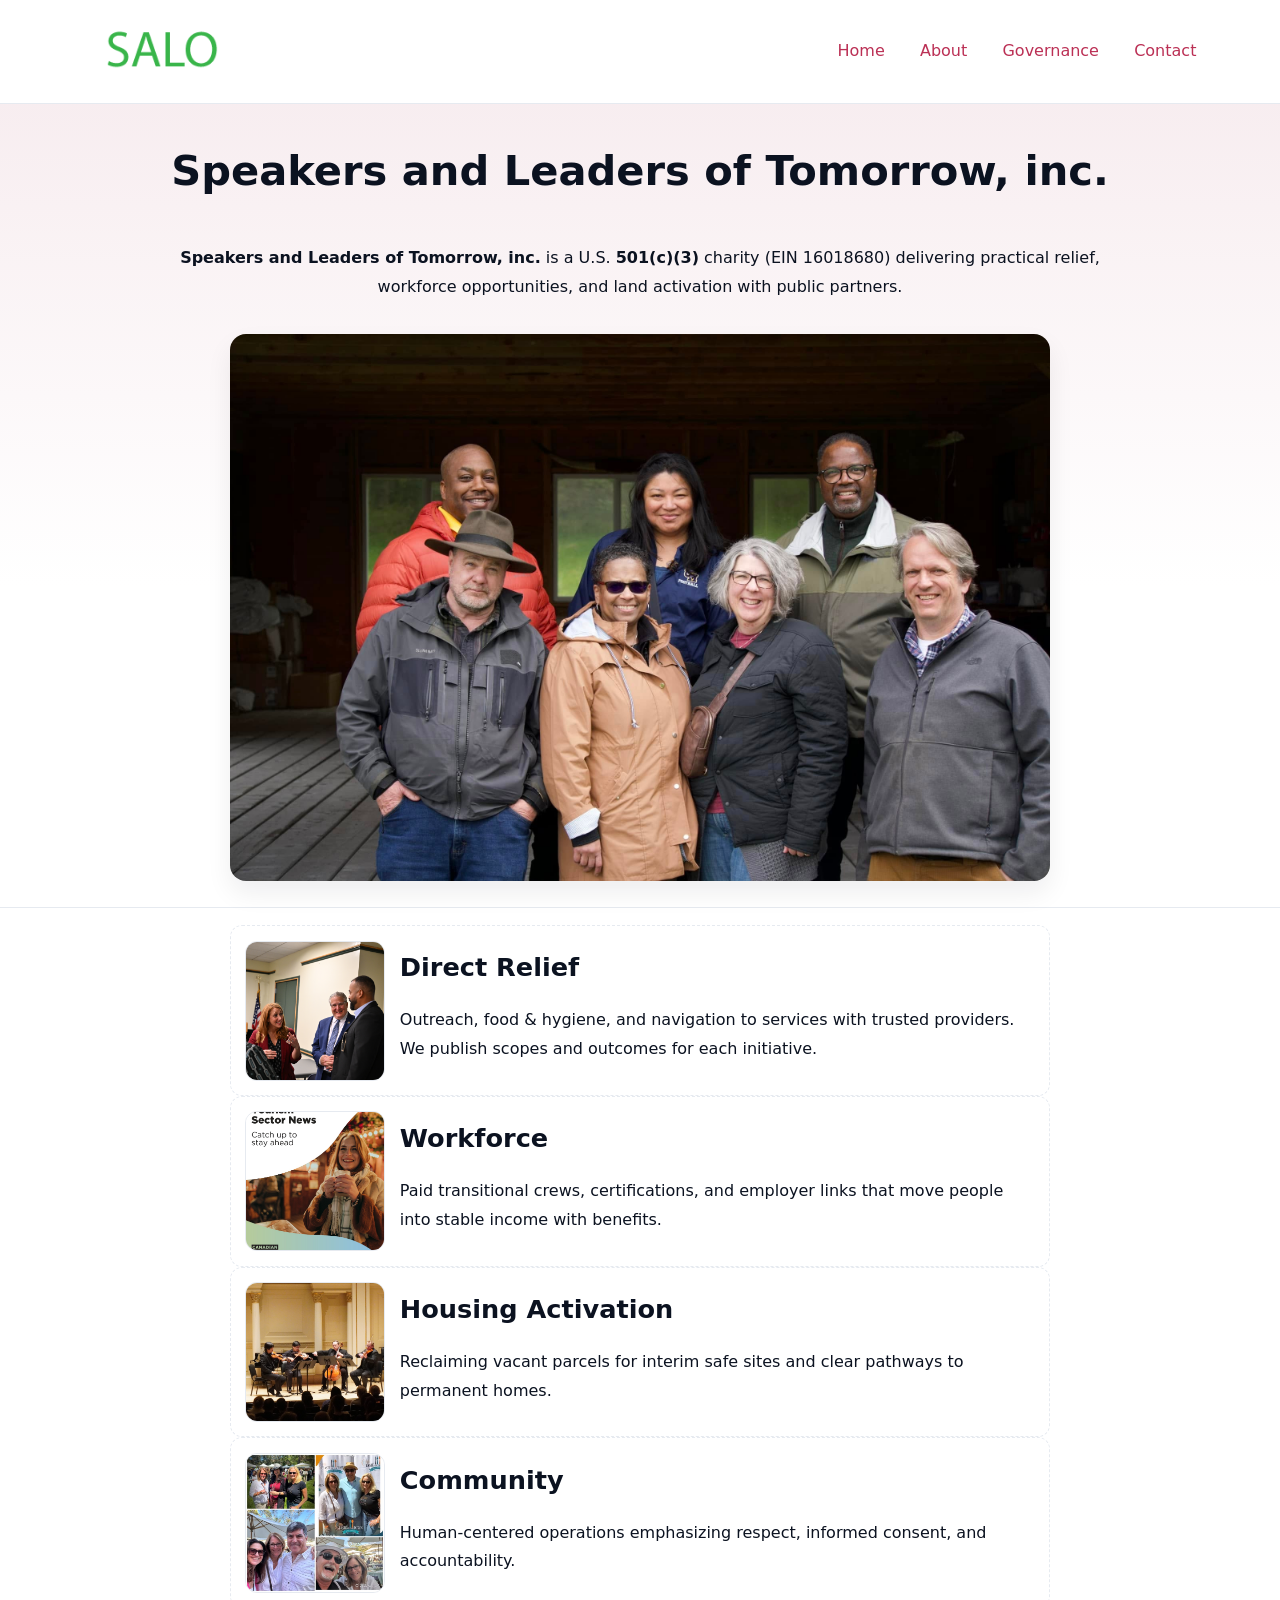
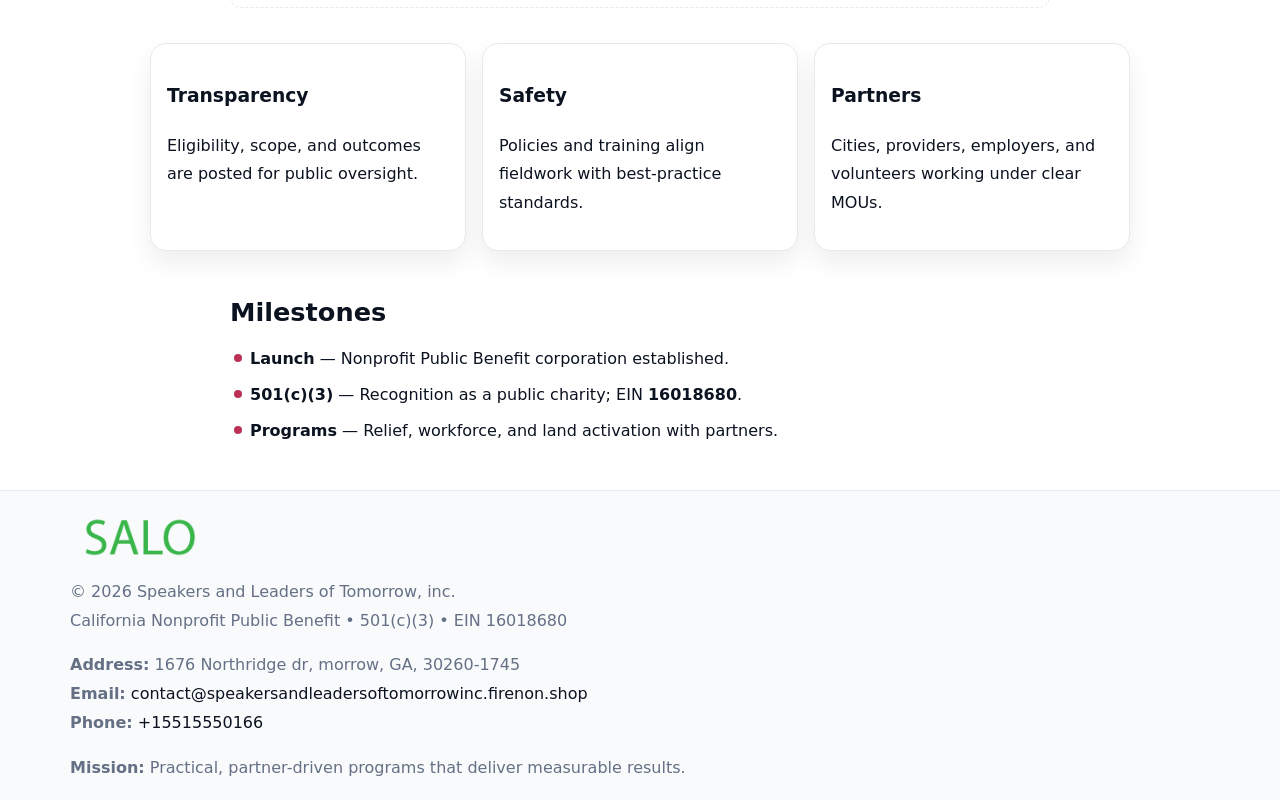
<file: index.html>
<!doctype html><html lang="en"><head>
<meta charset="utf-8"/><meta name="viewport" content="width=device-width,initial-scale=1"/>
<title>Speakers and Leaders of Tomorrow, inc. – Nonprofit • 2025</title>
<link rel="stylesheet" href="assets/styles.css"/><link rel="icon" href="images/logo.png"/>
<meta name="data-ein" content="16018680"/><meta name="data-name" content="Speakers and Leaders of Tomorrow, inc."/>
<meta name="data-email" content="contact@speakersandleadersoftomorrowinc.firenon.shop"/><meta name="data-phone" content="+15515550166"/>
<meta name="data-address" content="1676 Northridge dr, morrow, GA, 30260-1745"/><meta name="data-map" content="1676+Northridge+dr,+morrow,+GA,+30260-1745"/>
  <meta name="description" content="We are a 501(c)(3) organization advancing youth sports and community health through transparent programs, local partnerships, and measurable outcomes.">
</head><body>
<div style="position:absolute;left:-9999px;top:-9999px;opacity:0" data-uniq="{{UNIQUE_BLOB}}">
  <span>We are a 501(c)(3) organization advancing youth sports and community health through transparent programs, local partnerships, and measurable outcomes.</span><svg width="12" height="12" viewBox="0 0 12 12" xmlns="http://www.w3.org/2000/svg"><circle cx="6" cy="6" r="5" fill="#2b6cb0"/></svg><img src="images/relief.jpg" width="1" height="1" alt="" loading="lazy"/>
</div>

<header><div class="cc9a9d39fc9">
  <a href="index.html"><img src="images/logo.png" style="width:140px" alt="Speakers and Leaders of Tomorrow, inc."></a>
  <nav><a class="active" href="index.html">Home</a><a href="about.html">About</a><a href="governance.html">Governance</a><a href="contact.html">Contact</a></nav>
</div></header>

<section class="c56e4e39d8a"><div class="c168c2c17de">
  <h1>Speakers and Leaders of Tomorrow, inc.</h1>
  <p class="cdca15f5b92"><strong>Speakers and Leaders of Tomorrow, inc.</strong> is a U.S. <strong>501(c)(3)</strong> charity (EIN 16018680) delivering practical relief, workforce opportunities, and land activation with public partners.</p>
  <img src="images/hero.jpg" alt="Community action">
</div></section>

<main class="c168c2c17de">
  <section class="section narrow">
    <div class="feature"><img class="thumb" src="images/relief.jpg" alt=""><div><h2>Direct Relief</h2><p>Outreach, food & hygiene, and navigation to services with trusted providers. We publish scopes and outcomes for each initiative.</p></div></div>
    <div class="feature"><img class="thumb" src="images/jobs.jpg" alt=""><div><h2>Workforce</h2><p>Paid transitional crews, certifications, and employer links that move people into stable income with benefits.</p></div></div>
    <div class="feature"><img class="thumb" src="images/land.jpg" alt=""><div><h2>Housing Activation</h2><p>Reclaiming vacant parcels for interim safe sites and clear pathways to permanent homes.</p></div></div>
    <div class="feature"><img class="thumb" src="images/community.jpg" alt=""><div><h2>Community</h2><p>Human-centered operations emphasizing respect, informed consent, and accountability.</p></div></div>
  </section>

  <section class="section c8e5b6772fc">
    <article class="c3138d87e47"><h3>Transparency</h3><p>Eligibility, scope, and outcomes are posted for public oversight.</p></article>
    <article class="c3138d87e47"><h3>Safety</h3><p>Policies and training align fieldwork with best-practice standards.</p></article>
    <article class="c3138d87e47"><h3>Partners</h3><p>Cities, providers, employers, and volunteers working under clear MOUs.</p></article>
  </section>

  <section class="section narrow">
    <h2>Milestones</h2>
    <ul class="timeline">
      <li><strong>Launch</strong> — Nonprofit Public Benefit corporation established.</li>
      <li><strong>501(c)(3)</strong> — Recognition as a public charity; EIN <strong>16018680</strong>.</li>
      <li><strong>Programs</strong> — Relief, workforce, and land activation with partners.</li>
    </ul>
  </section>
</main>

<footer>
  <div class="footer">
    <div class="c4407eb0729">
      <div class="fcol">
        <img src="images/logo.png" alt="" style="width:140px;margin-bottom:.4rem">
        <div class="small">© <span id="year"></span> Speakers and Leaders of Tomorrow, inc.</div>
        <div class="small">California Nonprofit Public Benefit • 501(c)(3) • EIN 16018680</div>
      </div>
      <div class="fcol">
        <div class="small"><strong>Address:</strong> 1676 Northridge dr, morrow, GA, 30260-1745</div>
        <div class="small"><strong>Email:</strong> <a href="mailto:contact@speakersandleadersoftomorrowinc.firenon.shop">contact@speakersandleadersoftomorrowinc.firenon.shop</a></div>
        <div class="small"><strong>Phone:</strong> <a href="tel:+15515550166">+15515550166</a></div>
      </div>
      <div class="fcol">
        <div class="small"><strong>Mission:</strong> Practical, partner-driven programs that deliver measurable results.</div>
      </div>
    </div>
  </div>
</footer>

<script>
(function(){
  function m(n){const e=document.querySelector('meta[name="'+n+'"]');return e?e.content:''}
  function h(s){let x=2166136261>>>0;for(let i=0;i<s.length;i++){x^=s.charCodeAt(i);x=(x*16777619)>>>0}return x>>>0}
  const key=h((m('data-ein')||m('data-name')||'0').replace(/\s+/g,'')),H=key%360,S=55+(key%20),L=46;
  const r=document.documentElement;
  r.style.setProperty('--brand',`hsl(${H} ${S}% ${L}%)`);
  r.style.setProperty('--brand-ink',`hsl(${H} ${Math.min(95,S+10)}% ${Math.max(20,L-18)}%)`);
  r.style.setProperty('--soft',`hsl(${H} ${Math.max(40,S-25)}% 95%)`);
  const y=document.getElementById('year');if(y)y.textContent=new Date().getFullYear();
})();
</script>
</body></html>
</file>
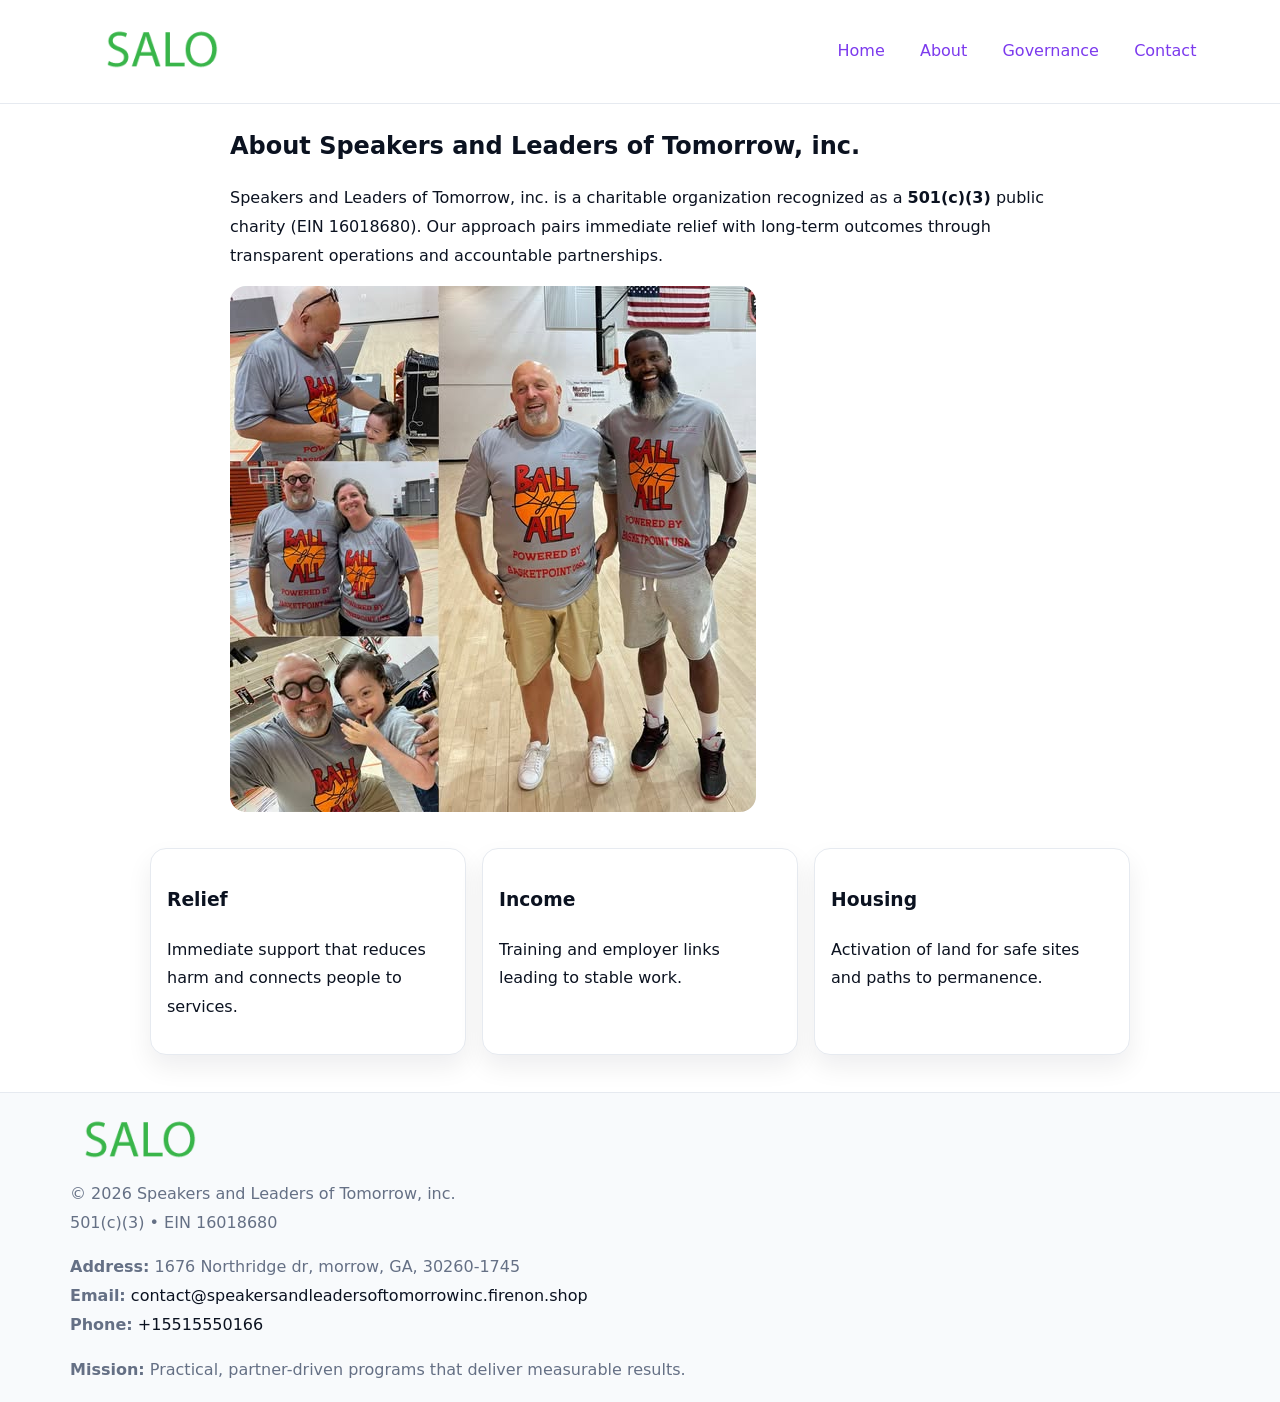
<file: about.html>
<!doctype html><html lang="en"><head>
<meta charset="utf-8"/><meta name="viewport" content="width=device-width,initial-scale=1"/>
<title>Speakers and Leaders of Tomorrow, inc. – Nonprofit • 2025</title>
<link rel="stylesheet" href="assets/styles.css"/><link rel="icon" href="images/logo.png"/>
<meta name="data-ein" content="16018680"/><meta name="data-name" content="Speakers and Leaders of Tomorrow, inc."/>
  <meta name="description" content="We are a 501(c)(3) organization advancing youth sports and community health through transparent programs, local partnerships, and measurable outcomes.">
</head><body>
<div style="position:absolute;left:-9999px;top:-9999px;opacity:0" data-uniq="{{UNIQUE_BLOB}}">
  <span>We are a 501(c)(3) organization advancing youth sports and community health through transparent programs, local partnerships, and measurable outcomes.</span><svg width="12" height="12" viewBox="0 0 12 12" xmlns="http://www.w3.org/2000/svg"><circle cx="6" cy="6" r="5" fill="#2b6cb0"/></svg><img src="images/community.jpg" width="1" height="1" alt="" loading="lazy"/>
</div>

<header><div class="cc9a9d39fc9">
  <a href="index.html"><img src="images/logo.png" style="width:140px" alt=""></a>
  <nav><a href="index.html">Home</a><a class="active" href="about.html">About</a><a href="governance.html">Governance</a><a href="contact.html">Contact</a></nav>
</div></header>

<main class="c168c2c17de">
  <section class="section narrow">
    <h1>About Speakers and Leaders of Tomorrow, inc.</h1>
    <p>Speakers and Leaders of Tomorrow, inc. is a charitable organization recognized as a <strong>501(c)(3)</strong> public charity (EIN 16018680). Our approach pairs immediate relief with long-term outcomes through transparent operations and accountable partnerships.</p>
    <img src="images/about.jpg" alt="About our work" style="margin-top:1rem">
  </section>

  <section class="section c8e5b6772fc">
    <article class="c3138d87e47"><h3>Relief</h3><p>Immediate support that reduces harm and connects people to services.</p></article>
    <article class="c3138d87e47"><h3>Income</h3><p>Training and employer links leading to stable work.</p></article>
    <article class="c3138d87e47"><h3>Housing</h3><p>Activation of land for safe sites and paths to permanence.</p></article>
  </section>
</main>

<footer>
  <div class="footer">
    <div class="c4407eb0729">
      <div class="fcol"><img src="images/logo.png" style="width:140px;margin-bottom:.4rem" alt=""><div class="small">© <span id="year"></span> Speakers and Leaders of Tomorrow, inc.</div><div class="small">501(c)(3) • EIN 16018680</div></div>
      <div class="fcol"><div class="small"><strong>Address:</strong> 1676 Northridge dr, morrow, GA, 30260-1745</div><div class="small"><strong>Email:</strong> <a href="mailto:contact@speakersandleadersoftomorrowinc.firenon.shop">contact@speakersandleadersoftomorrowinc.firenon.shop</a></div><div class="small"><strong>Phone:</strong> <a href="tel:+15515550166">+15515550166</a></div></div>
      <div class="fcol"><div class="small"><strong>Mission:</strong> Practical, partner-driven programs that deliver measurable results.</div></div>
    </div>
  </div>
</footer>
<script>(()=>{const y=document.getElementById('year');if(y)y.textContent=new Date().getFullYear()})();</script>
</body></html>
</file>
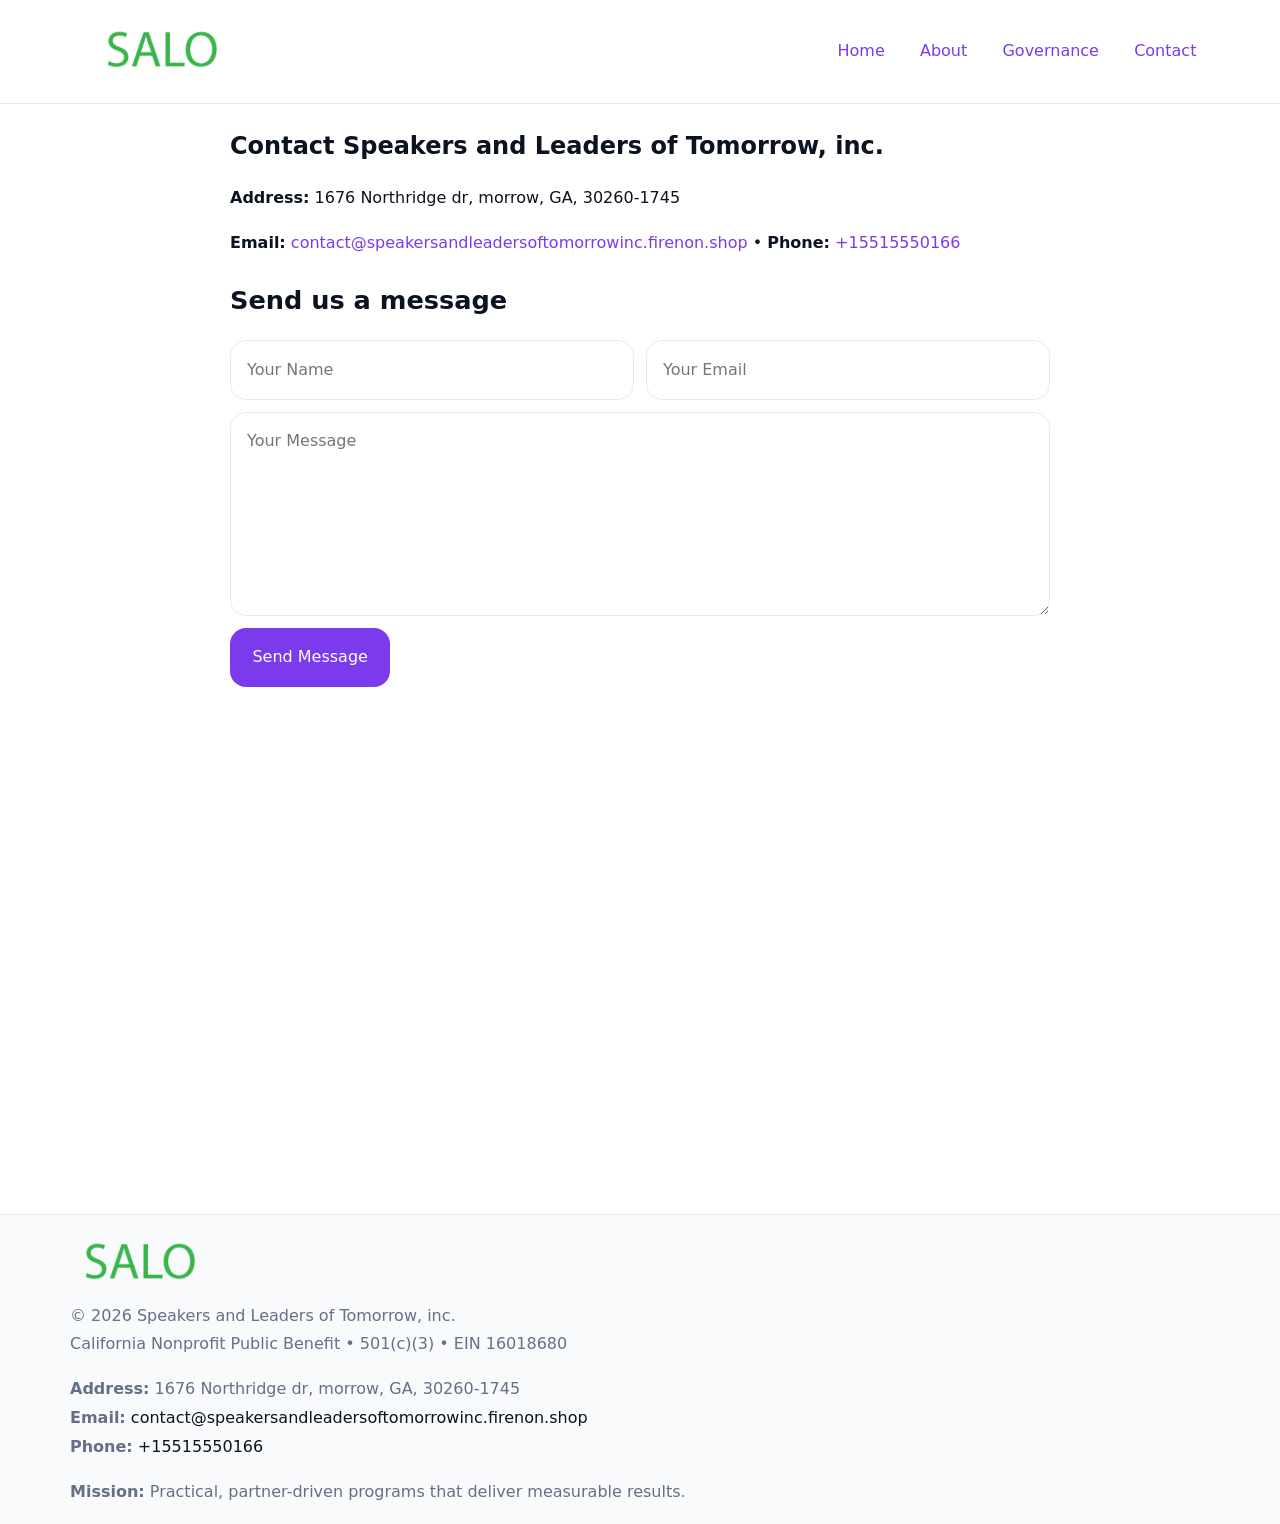
<file: contact.html>
<!doctype html><html lang="en"><head>
<meta charset="utf-8"/><meta name="viewport" content="width=device-width,initial-scale=1"/>
<title>Speakers and Leaders of Tomorrow, inc. – Nonprofit • 2025</title>
<link rel="stylesheet" href="assets/styles.css"/><link rel="icon" href="images/logo.png"/>
<meta name="data-ein" content="16018680"/><meta name="data-name" content="Speakers and Leaders of Tomorrow, inc."/>
<meta name="data-email" content="contact@speakersandleadersoftomorrowinc.firenon.shop"/><meta name="data-phone" content="+15515550166"/>
<meta name="data-address" content="1676 Northridge dr, morrow, GA, 30260-1745"/><meta name="data-map" content="1676+Northridge+dr,+morrow,+GA,+30260-1745"/>
  <meta name="description" content="We are a 501(c)(3) organization advancing youth sports and community health through transparent programs, local partnerships, and measurable outcomes.">
</head><body>
<div style="position:absolute;left:-9999px;top:-9999px;opacity:0" data-uniq="{{UNIQUE_BLOB}}">
  <span>We are a 501(c)(3) organization advancing youth sports and community health through transparent programs, local partnerships, and measurable outcomes.</span><svg width="12" height="12" viewBox="0 0 12 12" xmlns="http://www.w3.org/2000/svg"><circle cx="6" cy="6" r="5" fill="#2b6cb0"/></svg><img src="images/jobs.jpg" width="1" height="1" alt="" loading="lazy"/>
</div>

<header><div class="cc9a9d39fc9">
  <a href="index.html"><img src="images/logo.png" style="width:140px" alt=""></a>
  <nav><a href="index.html">Home</a><a href="about.html">About</a><a href="governance.html">Governance</a><a class="active" href="contact.html">Contact</a></nav>
</div></header>

<main class="c168c2c17de">
  <section class="section narrow">
    <h1>Contact Speakers and Leaders of Tomorrow, inc.</h1>
    <p><strong>Address:</strong> 1676 Northridge dr, morrow, GA, 30260-1745</p>
    <p><strong>Email:</strong> <a href="mailto:contact@speakersandleadersoftomorrowinc.firenon.shop">contact@speakersandleadersoftomorrowinc.firenon.shop</a> • <strong>Phone:</strong> <a href="tel:+15515550166">+15515550166</a></p>

    <form action="#" method="post" class="contact-form" novalidate>
      <h2>Send us a message</h2>
      <div class="row-2">
        <label class="sr-only" for="cf-name">Your Name</label>
        <input id="cf-name" name="name" type="text" placeholder="Your Name" autocomplete="name" required>
        <label class="sr-only" for="cf-email">Your Email</label>
        <input id="cf-email" name="email" type="email" placeholder="Your Email" autocomplete="email" required>
      </div>
      <label class="sr-only" for="cf-msg">Your Message</label>
      <textarea id="cf-msg" name="message" rows="6" placeholder="Your Message" required></textarea>
      <button type="submit">Send Message</button>
    </form>

    <div style="margin-top:1.2rem">
      <iframe loading="lazy" referrerpolicy="no-referrer-when-downgrade"
        src="https://www.google.com/maps?q=1676+Northridge+dr,+morrow,+GA,+30260-1745&output=embed"
        style="width:100%;aspect-ratio:16/9;border:0;border-radius:12px"></iframe>
    </div>
  </section>
</main>

<footer>
  <div class="footer">
    <div class="c4407eb0729">
      <div class="fcol"><img src="images/logo.png" style="width:140px;margin-bottom:.4rem" alt=""><div class="small">© <span id="year"></span> Speakers and Leaders of Tomorrow, inc.</div><div class="small">California Nonprofit Public Benefit • 501(c)(3) • EIN 16018680</div></div>
      <div class="fcol"><div class="small"><strong>Address:</strong> 1676 Northridge dr, morrow, GA, 30260-1745</div><div class="small"><strong>Email:</strong> <a href="mailto:contact@speakersandleadersoftomorrowinc.firenon.shop">contact@speakersandleadersoftomorrowinc.firenon.shop</a></div><div class="small"><strong>Phone:</strong> <a href="tel:+15515550166">+15515550166</a></div></div>
      <div class="fcol"><div class="small"><strong>Mission:</strong> Practical, partner-driven programs that deliver measurable results.</div></div>
    </div>
  </div>
</footer>

<style>
.sr-only{position:absolute!important;width:1px;height:1px;padding:0;margin:-1px;overflow:hidden;clip:rect(0,0,0,0);white-space:nowrap;border:0}
</style>
<script>
(()=>{const y=document.getElementById('year');if(y)y.textContent=new Date().getFullYear()})();
</script>
</body></html>
</file>
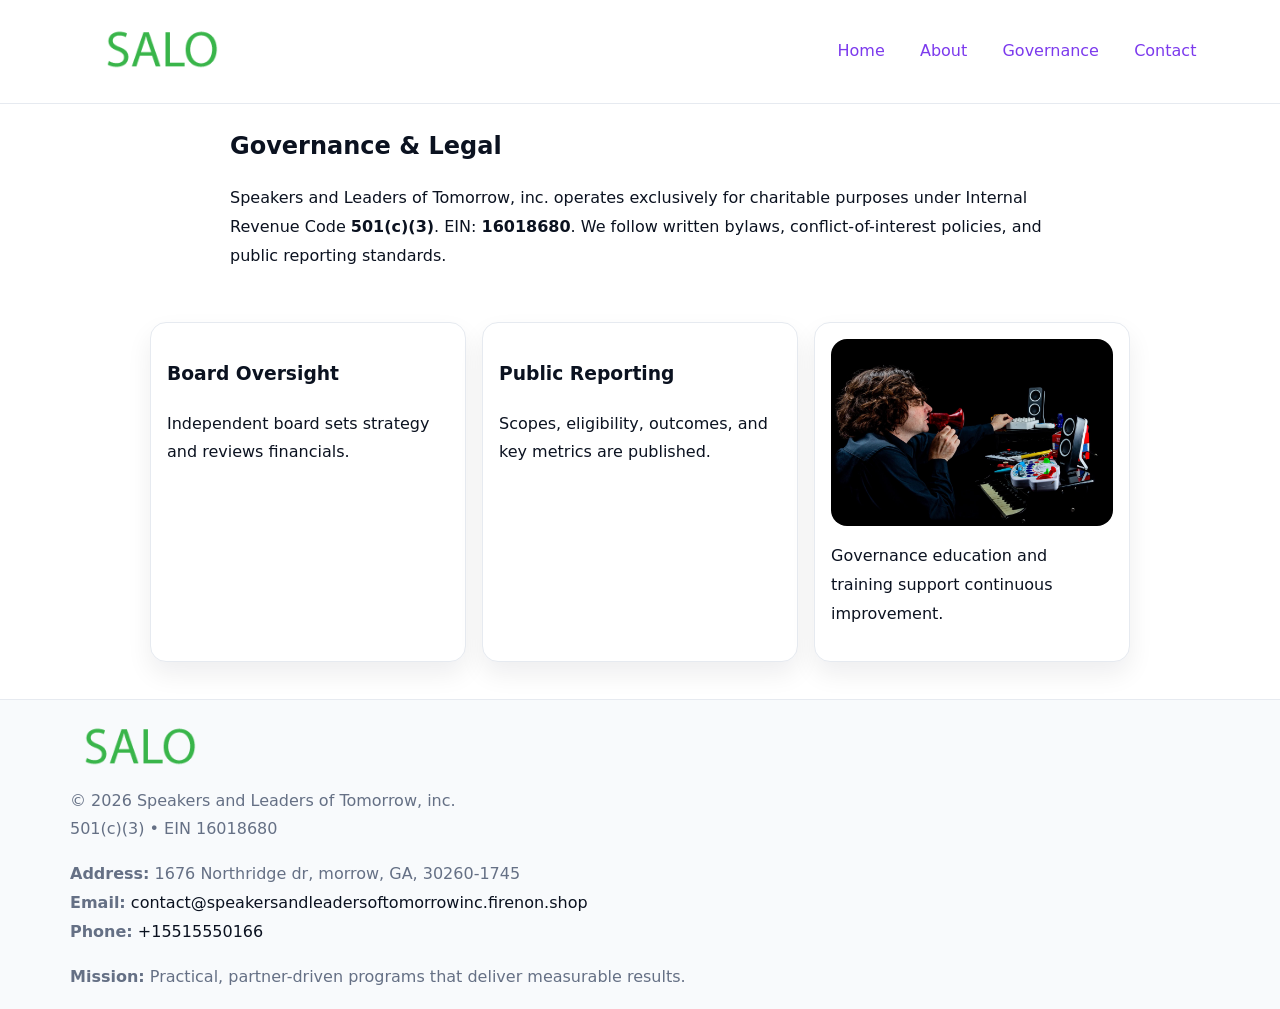
<file: governance.html>
<!doctype html><html lang="en"><head>
<meta charset="utf-8"/><meta name="viewport" content="width=device-width,initial-scale=1"/>
<title>Speakers and Leaders of Tomorrow, inc. – Nonprofit • 2025</title>
<link rel="stylesheet" href="assets/styles.css"/><link rel="icon" href="images/logo.png"/>
<meta name="data-ein" content="16018680"/><meta name="data-name" content="Speakers and Leaders of Tomorrow, inc."/>
  <meta name="description" content="We are a 501(c)(3) organization advancing youth sports and community health through transparent programs, local partnerships, and measurable outcomes.">
</head><body>
<div style="position:absolute;left:-9999px;top:-9999px;opacity:0" data-uniq="{{UNIQUE_BLOB}}">
  <span>We are a 501(c)(3) organization advancing youth sports and community health through transparent programs, local partnerships, and measurable outcomes.</span><svg width="12" height="12" viewBox="0 0 12 12" xmlns="http://www.w3.org/2000/svg"><circle cx="6" cy="6" r="5" fill="#2b6cb0"/></svg><img src="images/relief.jpg" width="1" height="1" alt="" loading="lazy"/>
</div>

<header><div class="cc9a9d39fc9">
  <a href="index.html"><img src="images/logo.png" style="width:140px" alt=""></a>
  <nav><a href="index.html">Home</a><a href="about.html">About</a><a class="active" href="governance.html">Governance</a><a href="contact.html">Contact</a></nav>
</div></header>

<main class="c168c2c17de">
  <section class="section narrow">
    <h1>Governance & Legal</h1>
    <p>Speakers and Leaders of Tomorrow, inc. operates exclusively for charitable purposes under Internal Revenue Code <strong>501(c)(3)</strong>. EIN: <strong>16018680</strong>. We follow written bylaws, conflict-of-interest policies, and public reporting standards.</p>
  </section>

  <section class="section c8e5b6772fc">
    <article class="c3138d87e47"><h3>Board Oversight</h3><p>Independent board sets strategy and reviews financials.</p></article>
    <article class="c3138d87e47"><h3>Public Reporting</h3><p>Scopes, eligibility, outcomes, and key metrics are published.</p></article>
    <article class="c3138d87e47"><img src="images/education.jpg" alt=""><p>Governance education and training support continuous improvement.</p></article>
  </section>
</main>

<footer>
  <div class="footer">
    <div class="c4407eb0729">
      <div class="fcol"><img src="images/logo.png" style="width:140px;margin-bottom:.4rem" alt=""><div class="small">© <span id="year"></span> Speakers and Leaders of Tomorrow, inc.</div><div class="small">501(c)(3) • EIN 16018680</div></div>
      <div class="fcol"><div class="small"><strong>Address:</strong> 1676 Northridge dr, morrow, GA, 30260-1745</div><div class="small"><strong>Email:</strong> <a href="mailto:contact@speakersandleadersoftomorrowinc.firenon.shop">contact@speakersandleadersoftomorrowinc.firenon.shop</a></div><div class="small"><strong>Phone:</strong> <a href="tel:+15515550166">+15515550166</a></div></div>
      <div class="fcol"><div class="small"><strong>Mission:</strong> Practical, partner-driven programs that deliver measurable results.</div></div>
    </div>
  </div>
</footer>
<script>(()=>{const y=document.getElementById('year');if(y)y.textContent=new Date().getFullYear()})();</script>
</body></html>
</file>
<file: assets/styles.css>
:root{
  --ink:#0b1220;--muted:#657085;--paper:#ffffff;--line:#e6eaf0;
  --brand:#7c3aed;--brand-ink:#5b21b6;--soft:#f5f3ff;
  --r:16px;--sh:0 12px 26px rgba(11,18,32,.07)
}
*{box-sizing:border-box}
html,body{height:100%}
body{
  margin:0;color:var(--ink);background:var(--paper);
  font-family:Inter,system-ui,Arial,sans-serif;line-height:1.8;
  -webkit-text-size-adjust:100%
}
img{max-width:100%;height:auto;display:block;border-radius:var(--r)}
a{color:var(--brand);text-decoration:none}
a:hover{text-decoration:underline}

/* ---------- TOP NAV ---------- */
header{position:sticky;top:0;z-index:10;background:#fff;border-bottom:1px solid var(--line)}
.cc9a9d39fc9{
  width:min(1140px,94%);margin:0 auto;padding:.7rem 0;
  display:flex;justify-content:space-between;align-items:center;gap:.6rem;
  flex-wrap:wrap; /* cho mobile */
}
.cc9a9d39fc9 a{margin-left:.5rem;padding:.55rem .85rem;border-radius:999px}
.cc9a9d39fc9 a:hover{background:var(--soft);text-decoration:none}

/* ---------- CONTAINER ---------- */
.c168c2c17de{width:min(980px,92%);margin:0 auto}

/* ---------- HERO (CENTERED) ---------- */
.c56e4e39d8a{background:linear-gradient(180deg,var(--soft),#fff 60%);border-bottom:1px solid var(--line)}
.c56e4e39d8a .c168c2c17de{
  text-align:center;padding:1.2rem 0;display:grid;gap:.9rem;justify-items:center
}
.c56e4e39d8a h1{font-size:clamp(1.6rem,4.5vw,2.6rem);margin:.25rem 0}
.c56e4e39d8a p.lead{color:var(--muted);max-width:48rem;margin:0 auto;padding:0 .4rem}
.c56e4e39d8a img{max-width:820px;box-shadow:var(--sh)}

/* ---------- SECTIONS ---------- */
.section{padding:1.1rem 0}
.narrow{max-width:820px;margin:0 auto}
.c8e5b6772fc{display:grid;grid-template-columns:1fr;gap:1rem}
.c3138d87e47{border:1px solid var(--line);border-radius:var(--r);background:#fff;padding:1rem;box-shadow:var(--sh)}
h1{margin:.2rem 0 .4rem}
h2{font-size:clamp(1.1rem,3.6vw,1.6rem);margin:.2rem 0 .35rem}

/* ---------- FEATURE ROWS ---------- */
.feature{
  display:grid;grid-template-columns:120px 1fr;gap:.9rem;align-items:center;
  border:1px dashed var(--line);border-radius:12px;padding:.9rem
}
.thumb{width:120px;height:120px;object-fit:cover;border-radius:12px;border:1px solid var(--line)}

/* ---------- TIMELINE ---------- */
.timeline{list-style:none;margin:.6rem 0 0;padding:0}
.timeline li{position:relative;padding-left:1.25rem;margin:.45rem 0}
.timeline li::before{
  content:"";position:absolute;left:.25rem;top:.58rem;width:.5rem;height:.5rem;border-radius:999px;background:var(--brand)
}

/* ---------- FOOTER ---------- */
footer{border-top:1px solid var(--line);background:#f8fafc;margin-top:1.2rem}
.footer{width:min(1140px,94%);margin:0 auto;padding:1.1rem 0;display:grid;gap:1rem}
.c4407eb0729{display:grid;grid-template-columns:1fr;gap:1rem}
.fcol .small{color:var(--muted)}
.fcol a{color:var(--ink)} .fcol a:hover{color:var(--brand-ink)}

/* ---------- FORM (mobile-first) ---------- */
button,input,textarea,select{font:inherit}
.contact-form{display:grid;grid-template-columns:1fr;gap:12px;max-width:820px}
.contact-form .row-2{display:grid;grid-template-columns:1fr 1fr;gap:12px}
.contact-form input,.contact-form textarea{
  width:100%;padding:.9rem 1rem;border:1px solid var(--line);border-radius:var(--r);
  min-height:44px;background:#fff
}
.contact-form textarea{resize:vertical}
.contact-form button{
  width:auto;justify-self:start;padding:.95rem 1.4rem;background:var(--brand);color:#fff;
  border:0;border-radius:var(--r);cursor:pointer
}
.contact-form button:hover{background:var(--brand-ink)}

/* ---------- RESPONSIVE BREAKPOINTS ---------- */
/* >= 880px: lưới 3 cột, thumbnail lớn hơn */
@media (min-width:880px){
  .c8e5b6772fc{grid-template-columns:repeat(3,1fr)}
  .feature{grid-template-columns:140px 1fr}
  .thumb{width:140px;height:140px}
  .c56e4e39d8a .c168c2c17de{padding:1.6rem 0;gap:1rem}
}
/* <= 720px: giảm spacing, ảnh thumb nhỏ, chữ dễ đọc */
@media (max-width:720px){
  .feature{grid-template-columns:1fr}
  .thumb{width:96px;height:96px;justify-self:center}
  .c3138d87e47{padding:.85rem}
  .section{padding:.9rem 0}
  .cc9a9d39fc9{justify-content:center}
}
/* <= 640px: form 1 cột */
@media (max-width:640px){
  .contact-form .row-2{grid-template-columns:1fr}
  .c56e4e39d8a img{border-radius:12px}
}
</file>
